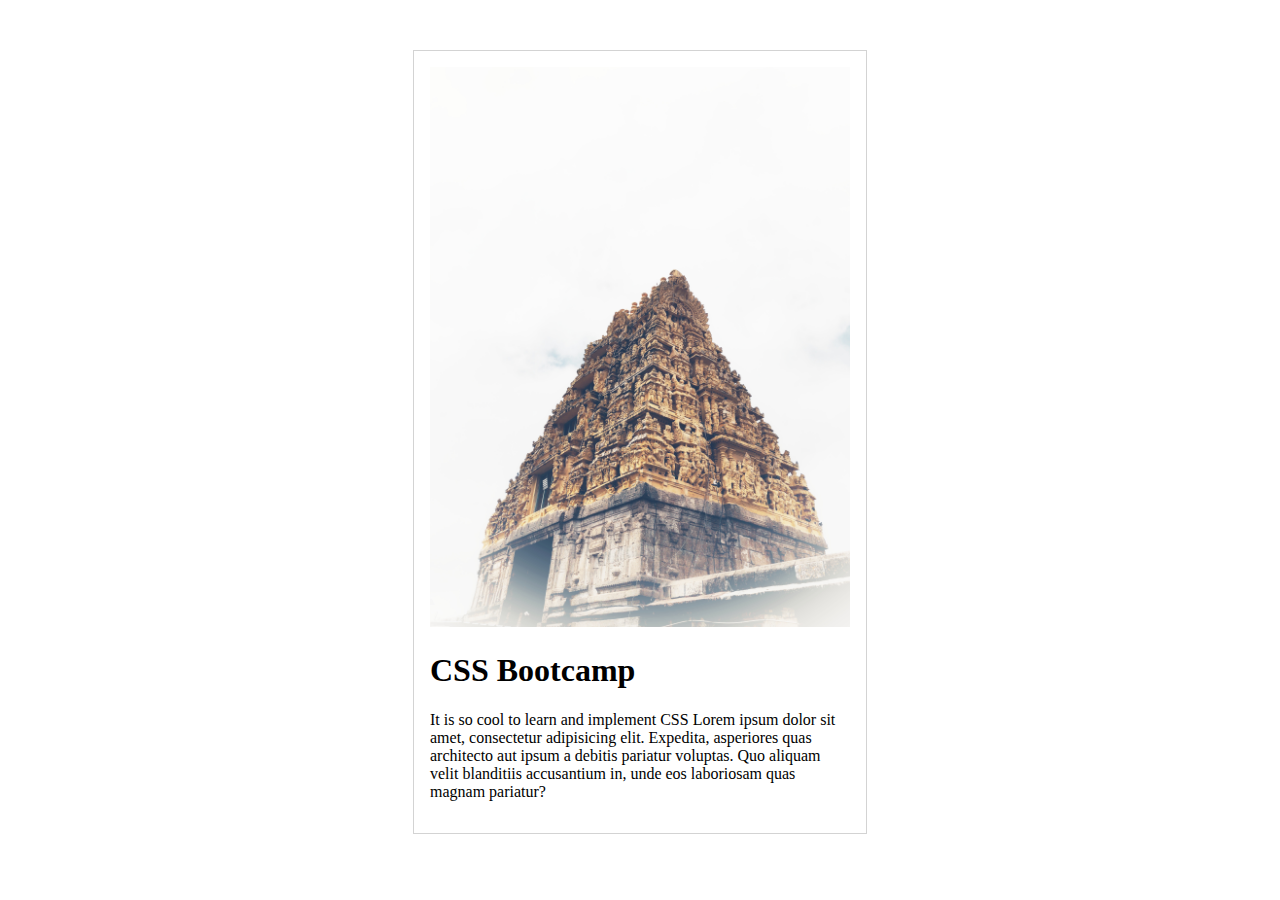
<file: index.html>
<!DOCTYPE html>
<html lang="en">
<head>
    <meta charset="UTF-8">
    <meta name="viewport" content="width=device-width, initial-scale=1.0">
    <link rel="stylesheet" href="./style.css" />
    <title>Document</title>
</head>
<body>
    <div class="box">
        <img src="./india.jpg" alt="Indian temple" />
        <h1>CSS Bootcamp</h1>
        <p>It is so cool to learn and implement CSS Lorem ipsum dolor sit amet, consectetur adipisicing elit. Expedita, asperiores quas architecto aut ipsum a debitis pariatur voluptas. Quo aliquam velit blanditiis accusantium in, unde eos laboriosam quas magnam pariatur?</p>
    </div>
    
</body>
</html>
</file>
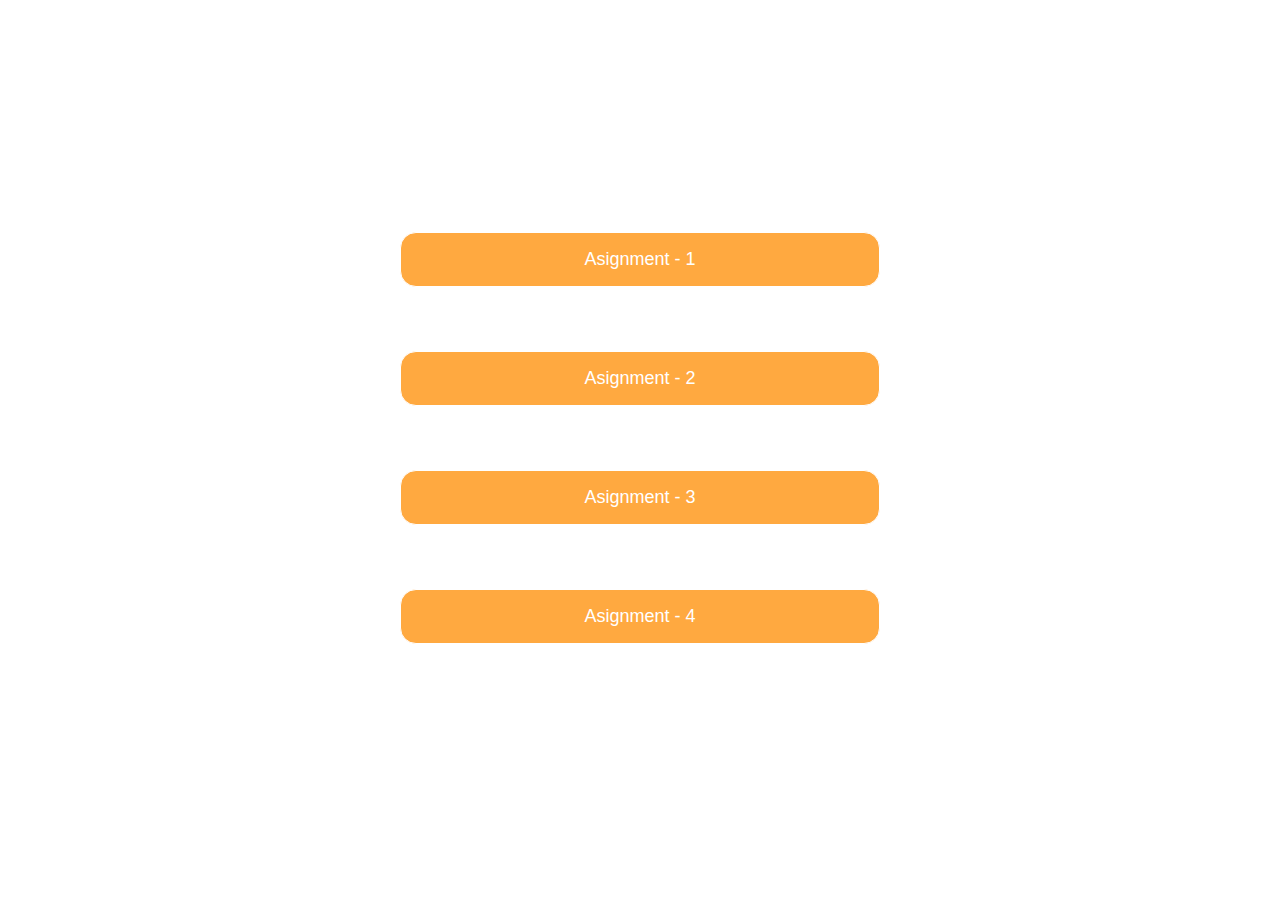
<file: day-1/assignments/index.html>
<!DOCTYPE html>
<html lang="en">
<head>
    <meta charset="UTF-8">
    <meta name="viewport" content="width=device-width, initial-scale=1.0">
    <link rel="stylesheet" href="./style.css">
    <title>Day-1 Assignments</title>
</head>
<body>
    <div class="assignment">
        <a href="./assignment1.html">
            <button class="assignment-btn">Asignment - 1</button>
        </a>
        <a href="./assignment2.html">
            <button class="assignment-btn">Asignment - 2</button>
        </a>
        <a href="./assignment3.html">
            <button class="assignment-btn">Asignment - 3</button>
        </a>
        <a href="./assignment4.html">
            <button class="assignment-btn">Asignment - 4</button>
        </a>
    </div>
</body>
</html>
</file>
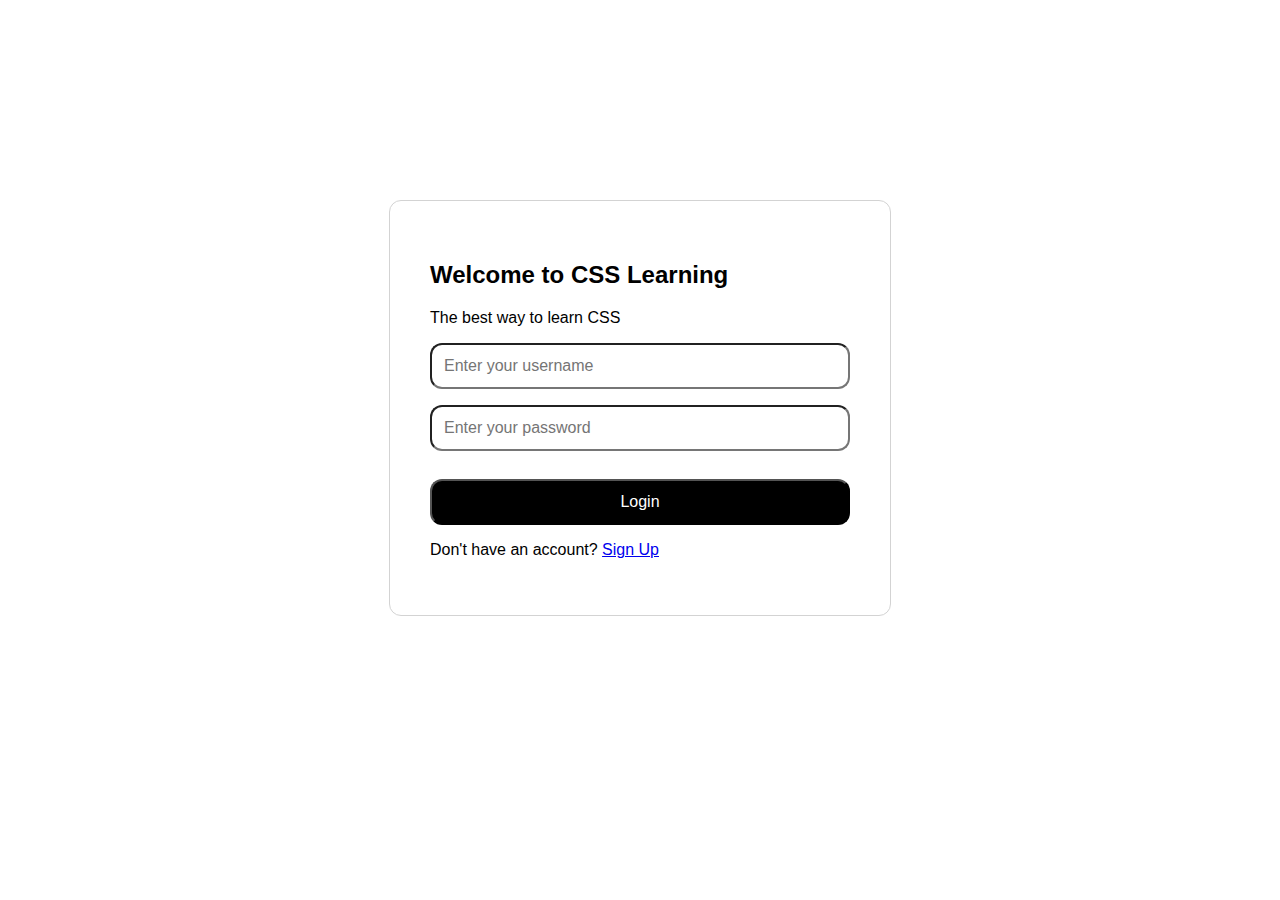
<file: login.html>
<!DOCTYPE html>
<html lang="en">
<head>
    <meta charset="UTF-8">
    <meta name="viewport" content="width=device-width, initial-scale=1.0">
    <link rel="stylesheet" href="./style.css" />
    <title>Login</title>
</head>
<body>
    <div class="login">
        <h2>Welcome to CSS Learning</h2>
        <p>The best way to learn CSS</p>
        <input placeholder="Enter your username" class="login-input" type="text"/>
        <input type="text" placeholder="Enter your password" class="login-input" />
        <button class="btn-dark">Login</button>
        <p>Don't have an account? <a href="signup.html">Sign Up</a></p> 
    </div>
</body>
</html>
</file>
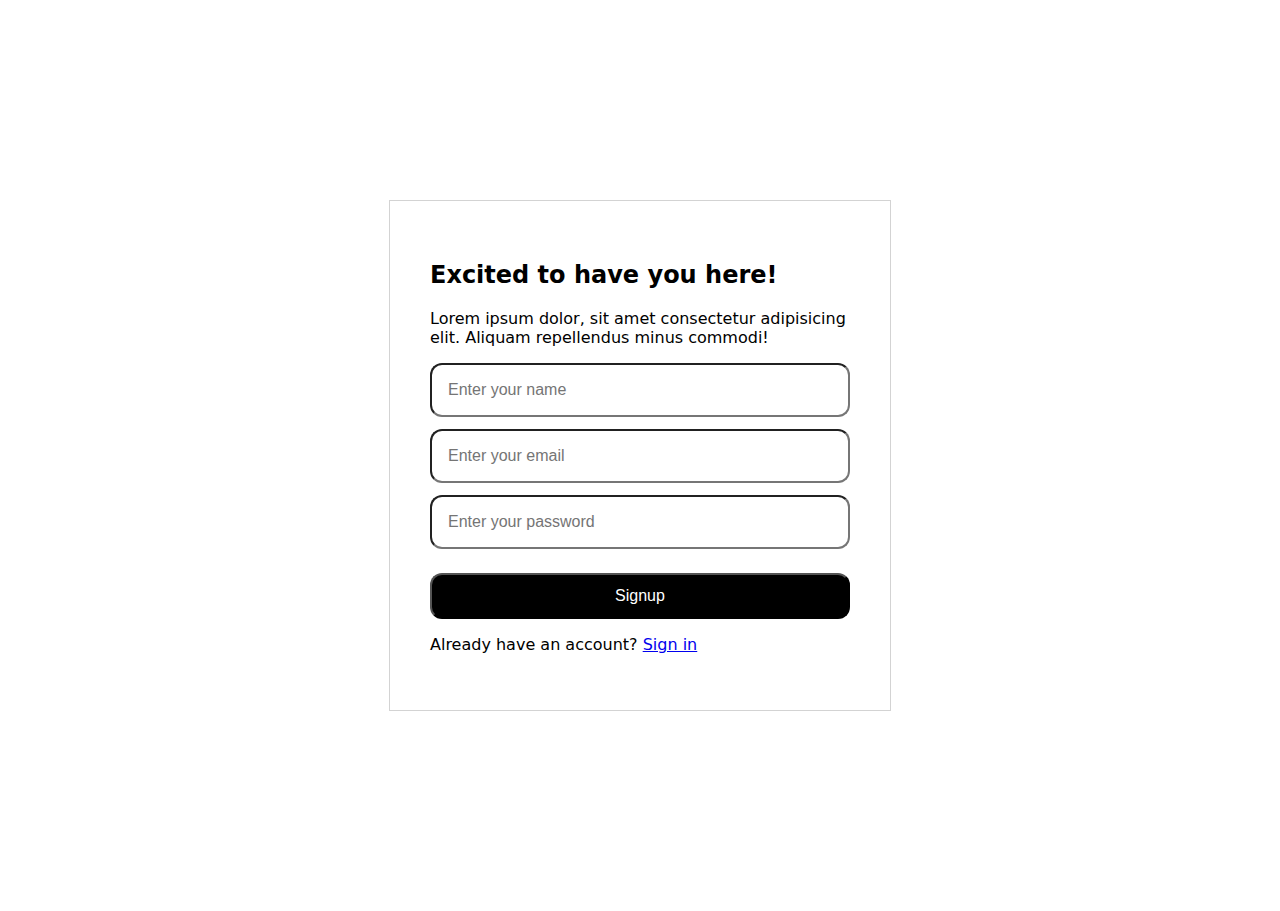
<file: signup.html>
<!DOCTYPE html>
<html lang="en">
<head>
    <meta charset="UTF-8">
    <meta name="viewport" content="width=device-width, initial-scale=1.0">
    <link rel="stylesheet" href="./style.css"/>
    <title>Sign up</title>
</head>
<body>
    <div class="signup">
        <h2>Excited to have you here!</h2>
        <p>Lorem ipsum dolor, sit amet consectetur adipisicing elit. Aliquam repellendus minus commodi!</p>
        <input type="text" class="signup-input" placeholder="Enter your name" />
        <input type="text" class="signup-input" placeholder="Enter your email" />
        <input type="text" class="signup-input" placeholder="Enter your password" />
        <button class="btn-dark">Signup</button>
        <p>Already have an account? <a href="login.html">Sign in</a></p>
    </div>
    
</body>
</html>
</file>
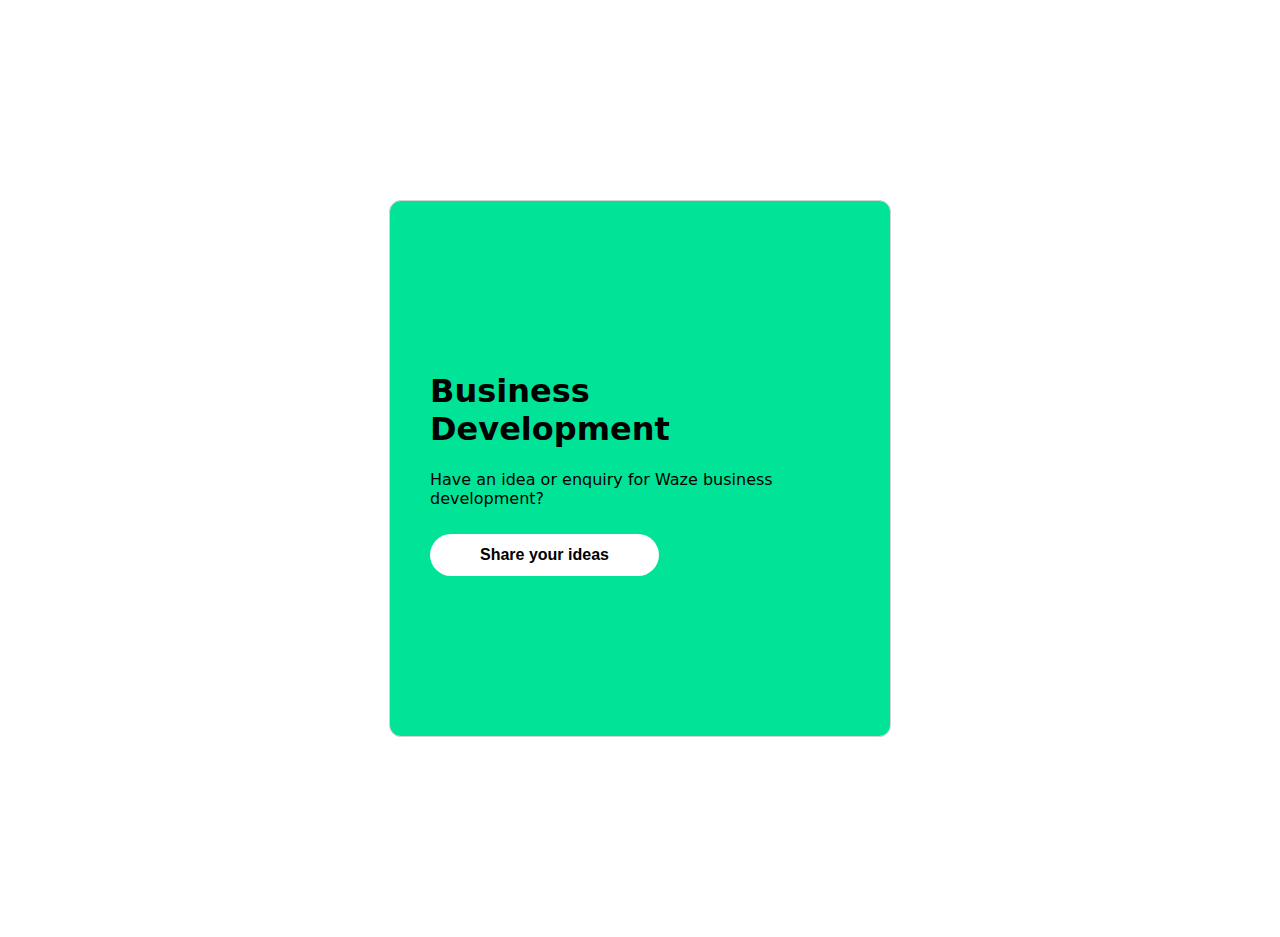
<file: day-1/assignments/assignment1.html>
<!DOCTYPE html>
<html lang="en">
<head>
    <meta charset="UTF-8">
    <meta name="viewport" content="width=device-width, initial-scale=1.0">
    <link rel="stylesheet" href="./style.css"/>
    <title>Assignment-1</title>
</head>
<body>
    <div class="share-idea">
        <h1 class="title">Business <br/> Development</h1>
        <p>Have an idea or enquiry for Waze business development?</p>
        <button class="btn">Share your ideas</button>
    </div>
</body>
</html>
</file>
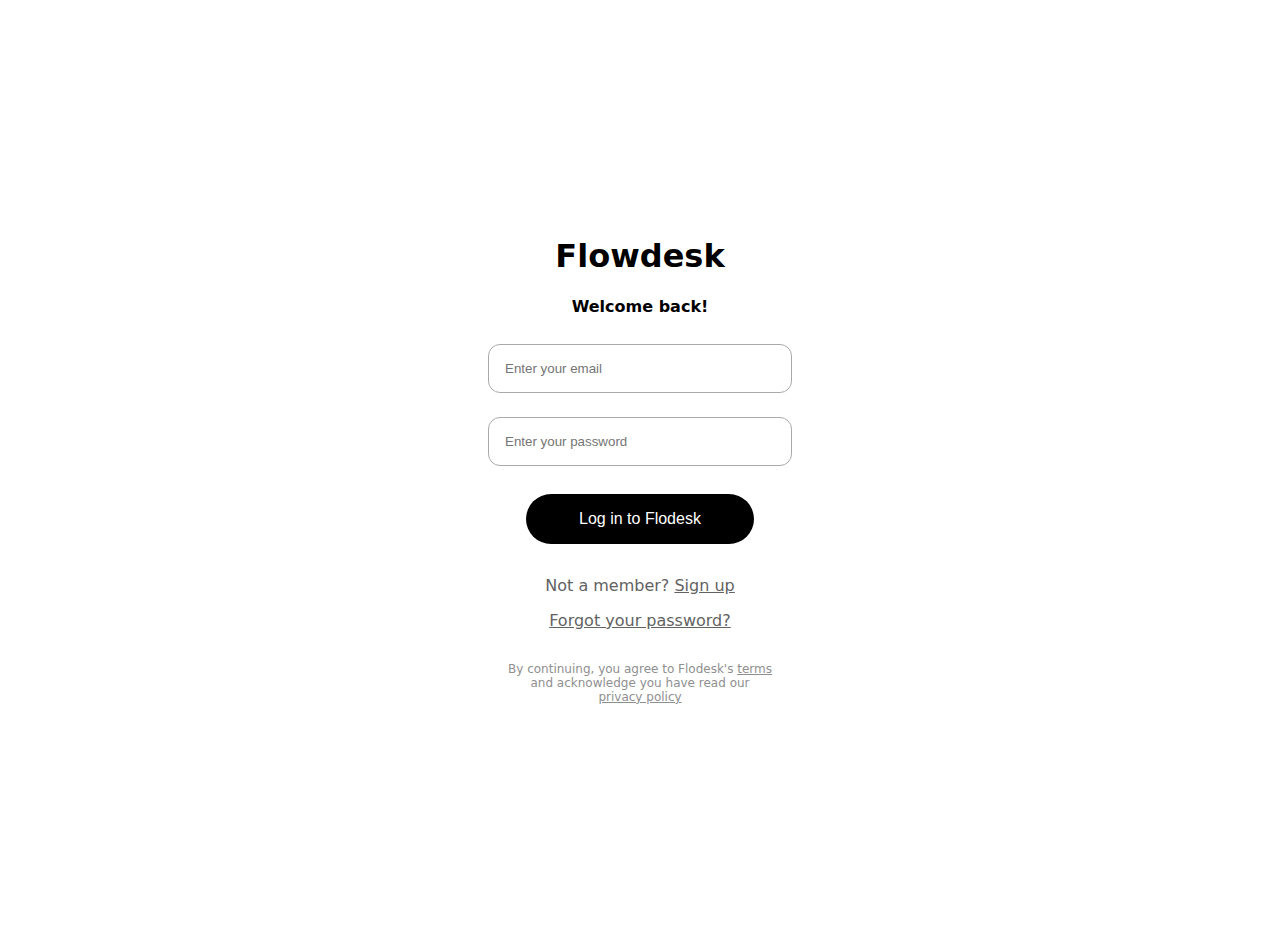
<file: day-1/assignments/assignment4.html>
<!DOCTYPE html>
<html lang="en">
<head>
    <meta charset="UTF-8">
    <meta name="viewport" content="width=device-width, initial-scale=1.0">
    <link rel="stylesheet" href="./style.css">
    <title>Assignment-4</title>
</head>
<body>
    <div class="login">
        <h1>Flowdesk</h1>
        <p class="welcome">Welcome back!</p>
        <input type="text" placeholder="Enter your email" class="login-input">
        <input type="password" placeholder="Enter your password" class="login-input" >
        <button class="login-btn">Log in to Flodesk</button>
        <p class="sign-up">Not a member? <a href="/">Sign up</a></p>
        <a class="sign-up" href="/">Forgot your password?</a>
        <p class="terms">By continuing, you agree to Flodesk's <a href="/">terms</a> and acknowledge you have read our <a href="/">privacy policy</a></p>

    </div>
    
</body>
</html>
</file>
<file: style.css>
.box {
    width: 420px;
    border: 1px solid lightgray;
    margin: 50px auto;
    padding: 16px;
}

img {
    width: 100%;
}

.login {
    width: 420px;
    padding: 40px;
    margin: 200px auto;
    border: 1px solid lightgray;
    border-radius: 12px;
    font-family: 'Segoe UI', Tahoma, Geneva, Verdana, sans-serif;
}

.login-input {
    width: 100%;
    padding: 12px;
    box-sizing: border-box;
    margin-bottom: 16px;
    border-radius: 12px;
    font-size: medium;
}

.btn-dark {
    width: 100%;
    padding: 12px;
    background-color: black;
    color: white;
    font-size: 16px;
    border-radius: 12px;
    font-size: medium;
    margin-top: 12px;
}

.signup {
    width: 420px;
    margin: 200px auto;
    padding: 40px;
    border: 1px solid lightgray;
    font-family: system-ui, -apple-system, BlinkMacSystemFont, 'Segoe UI', Roboto, Oxygen, Ubuntu, Cantarell, 'Open Sans', 'Helvetica Neue', sans-serif;
}

.signup-input {
    width: 100%;
    padding: 16px;
    box-sizing: border-box;
    margin-bottom: 12px;
    border-radius: 12px;
    font-size: medium;
}
</file>
<file: day-1/assignments/style.css>
.share-idea {
    width: 420px;
    margin: 200px auto;
    border: 1px solid lightgray;
    padding: 150px 40px;
    background-color: rgb(1, 228, 152);
    font-family: system-ui, -apple-system, BlinkMacSystemFont, 'Segoe UI', Roboto, Oxygen, Ubuntu, Cantarell, 'Open Sans', 'Helvetica Neue', sans-serif;
    border-radius: 12px;
}

.btn {
    padding: 12px 50px;
    background-color: white;
    border: none;
    border-radius: 32px;
    font-size: medium;
    margin: 10px 0;
    font-weight: bold;
}

.card {
    width: 480px;
    margin: 200px auto;
    border: 1px solid lightgray;
    
    border-radius: 12px;
}

.profile {
    width: 100%;
    margin: 0;
}

.profile-icon {
    width: 80px;
    height: 80px;
    border-radius: 100%;
    padding: 0px 32px;
    margin: 24px;
}



.profile-title {
    font-family: 'Segoe UI', Tahoma, Geneva, Verdana, sans-serif;
    font-weight: lighter;
    color: rgb(86, 85, 85);
    padding: 0px 32px;
}

.profile-text {
    font-family: 'Segoe UI', Tahoma, Geneva, Verdana, sans-serif;
    font-size: large;
    font-weight: lighter;
    color: rgb(134, 134, 134);
    padding: 0px 32px;
}

.see-profiles {
    width: 100%;
    margin: 0;
    /* border-top: 1px solid lightgray; */
    padding-top: 16px;
    padding: 16px 32px;
    text-decoration: none;
}

.other-profiles {
    text-decoration: none;
    font-size: large;
    color: rgb(88, 88, 255);
    font-family: 'Segoe UI', Tahoma, Geneva, Verdana, sans-serif;
    margin: 24px 0;
    padding: 24px 0;
}

.line {
    width: 100%;
    height: 0px;
    border: 1px solid lightgray;
    padding: 0;
    margin: 0;
}

.main-card {
    width: 480px;
    margin: 200px auto;
    border: 1px solid lightgray;
    border-radius: 12px;
}

.card-img {
    width: 100%;
    border-top-left-radius: 12px;
    border-top-right-radius: 12px;
}

.card-content {
    padding: 16px 24px;
}

.subscribe {
    text-transform: uppercase;
    font-family: system-ui, -apple-system, BlinkMacSystemFont, 'Segoe UI', Roboto, Oxygen, Ubuntu, Cantarell, 'Open Sans', 'Helvetica Neue', sans-serif;
    letter-spacing: 2px;
    color: rgb(121, 120, 120);
    font-weight: 600;
    font-size: 18px;
}

.card-title {
    font-family: system-ui, -apple-system, BlinkMacSystemFont, 'Segoe UI', Roboto, Oxygen, Ubuntu, Cantarell, 'Open Sans', 'Helvetica Neue', sans-serif;
    font-weight: 400;
    letter-spacing: 0.5px;
    color: rgb(66, 66, 66);
}

.content {
    font-family: system-ui, -apple-system, BlinkMacSystemFont, 'Segoe UI', Roboto, Oxygen, Ubuntu, Cantarell, 'Open Sans', 'Helvetica Neue', sans-serif;
    font-size: 22px;
    color: rgb(103, 102, 102);
    line-height: 28px;
    letter-spacing: 1px;
}

.view-btn {
    padding: 12px 44px;
    font-size: 24px;
    border-radius: 8px;
    background-color: white;
    border: 1px solid lightgray;
    margin: 12px 0;
    color: rgb(43, 110, 234);
}

.login {
    width: 380px;
    margin: 200px auto;
    text-align: center;
    padding: 16px;
    font-family: system-ui, -apple-system, BlinkMacSystemFont, 'Segoe UI', Roboto, Oxygen, Ubuntu, Cantarell, 'Open Sans', 'Helvetica Neue', sans-serif;
}

.welcome {
    font-weight: bold;
}

.login-input {
    width: 80%;
    box-sizing: border-box;
    padding: 16px;
    border-radius: 12px;
    margin: 12px;
    border: 1px solid darkgray;
}

.login-btn {
    width: 60%;
    padding: 16px 28px;
    border-radius: 50px;
    border: none;
    background-color: black;
    color: white;
    margin: 16px;
    font-size: medium;
}

a {
    color: inherit;
    font-weight: 400;
}

.sign-up {
    color: rgb(98, 98, 98);
}

.terms {
    width: 70%;
    font-size: 12px;
    margin: 32px auto;
    color: rgb(143, 143, 143);
}

.assignment {
    width: 480px;
    margin: 200px auto;
    box-sizing: border-box;
}

.assignment-btn {
    width: 100%;
    margin: 32px auto;
    padding: 16px 32px;
    border-radius: 16px;
    background-color: rgb(255, 169, 64);
    color: white;
    border: 1px solid;
    font-family: 'Segoe UI', Tahoma, Geneva, Verdana, sans-serif;
    font-size: large;
}
</file>
